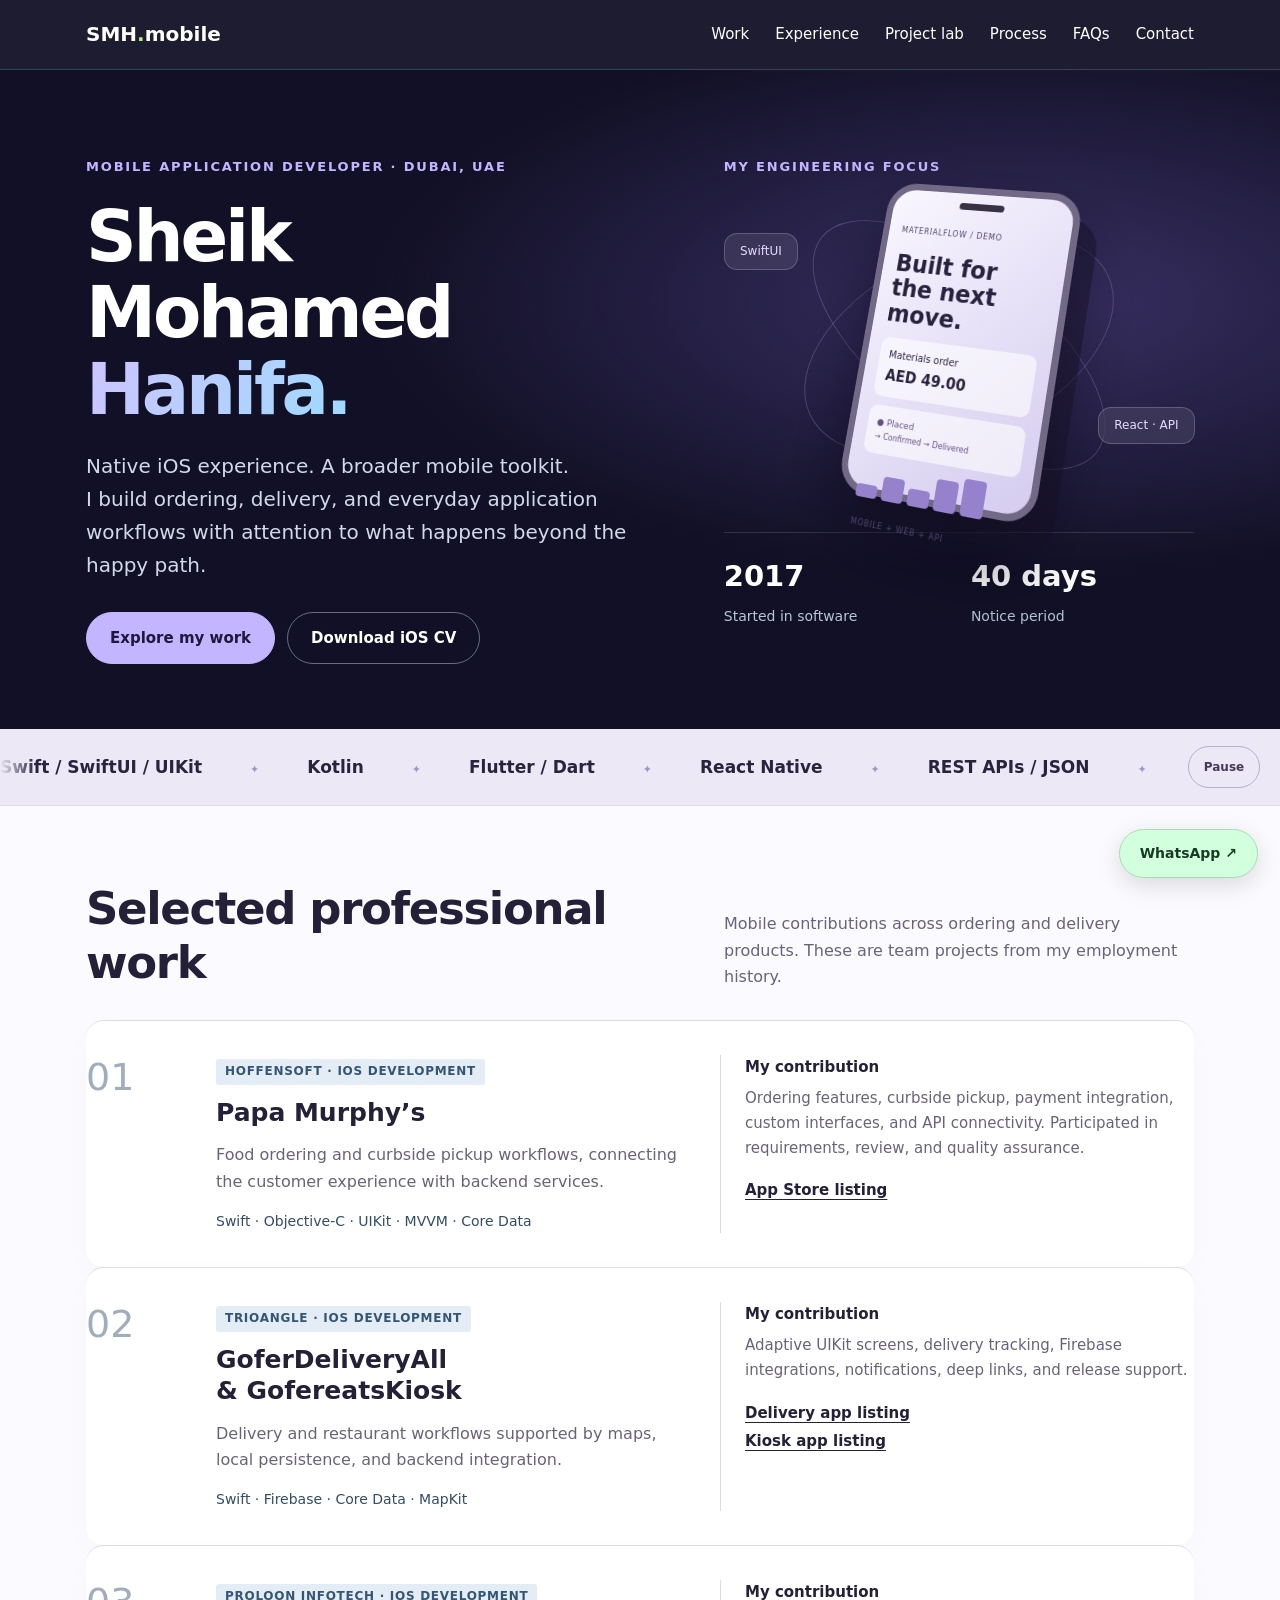
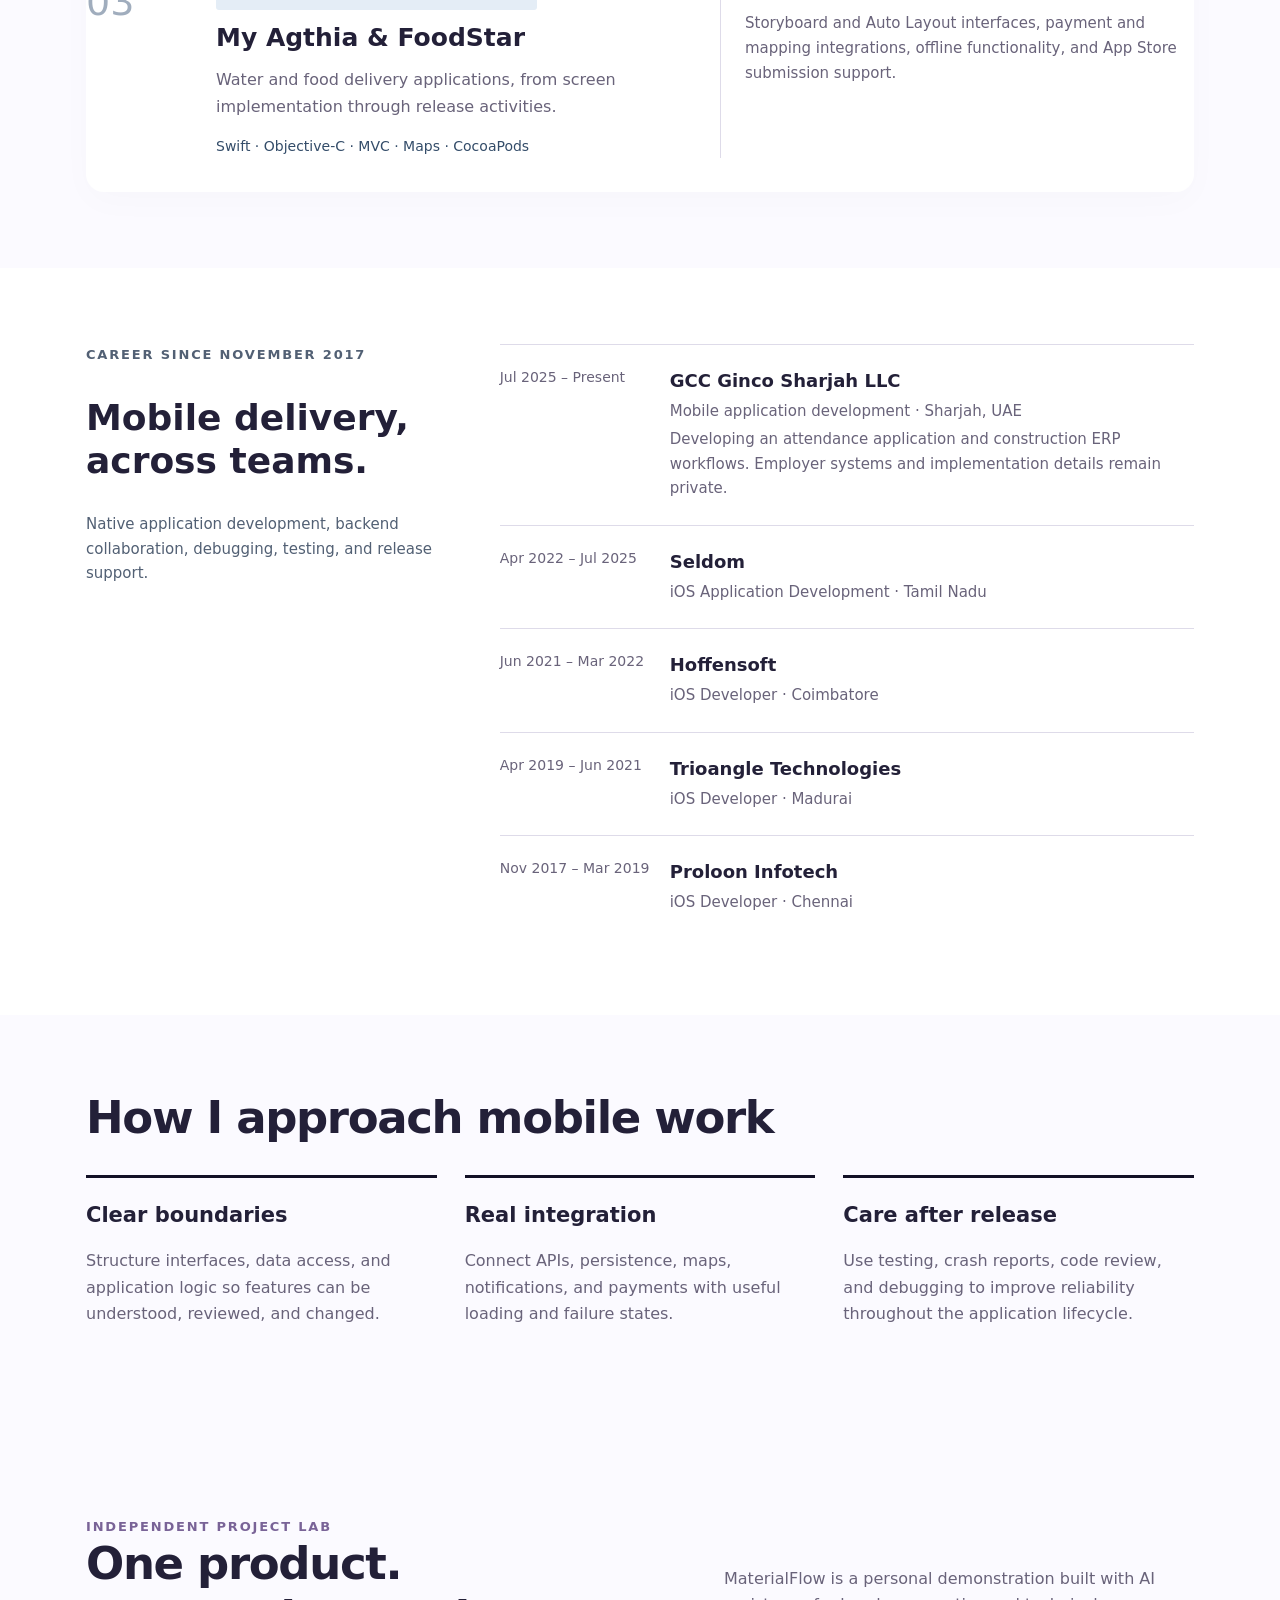
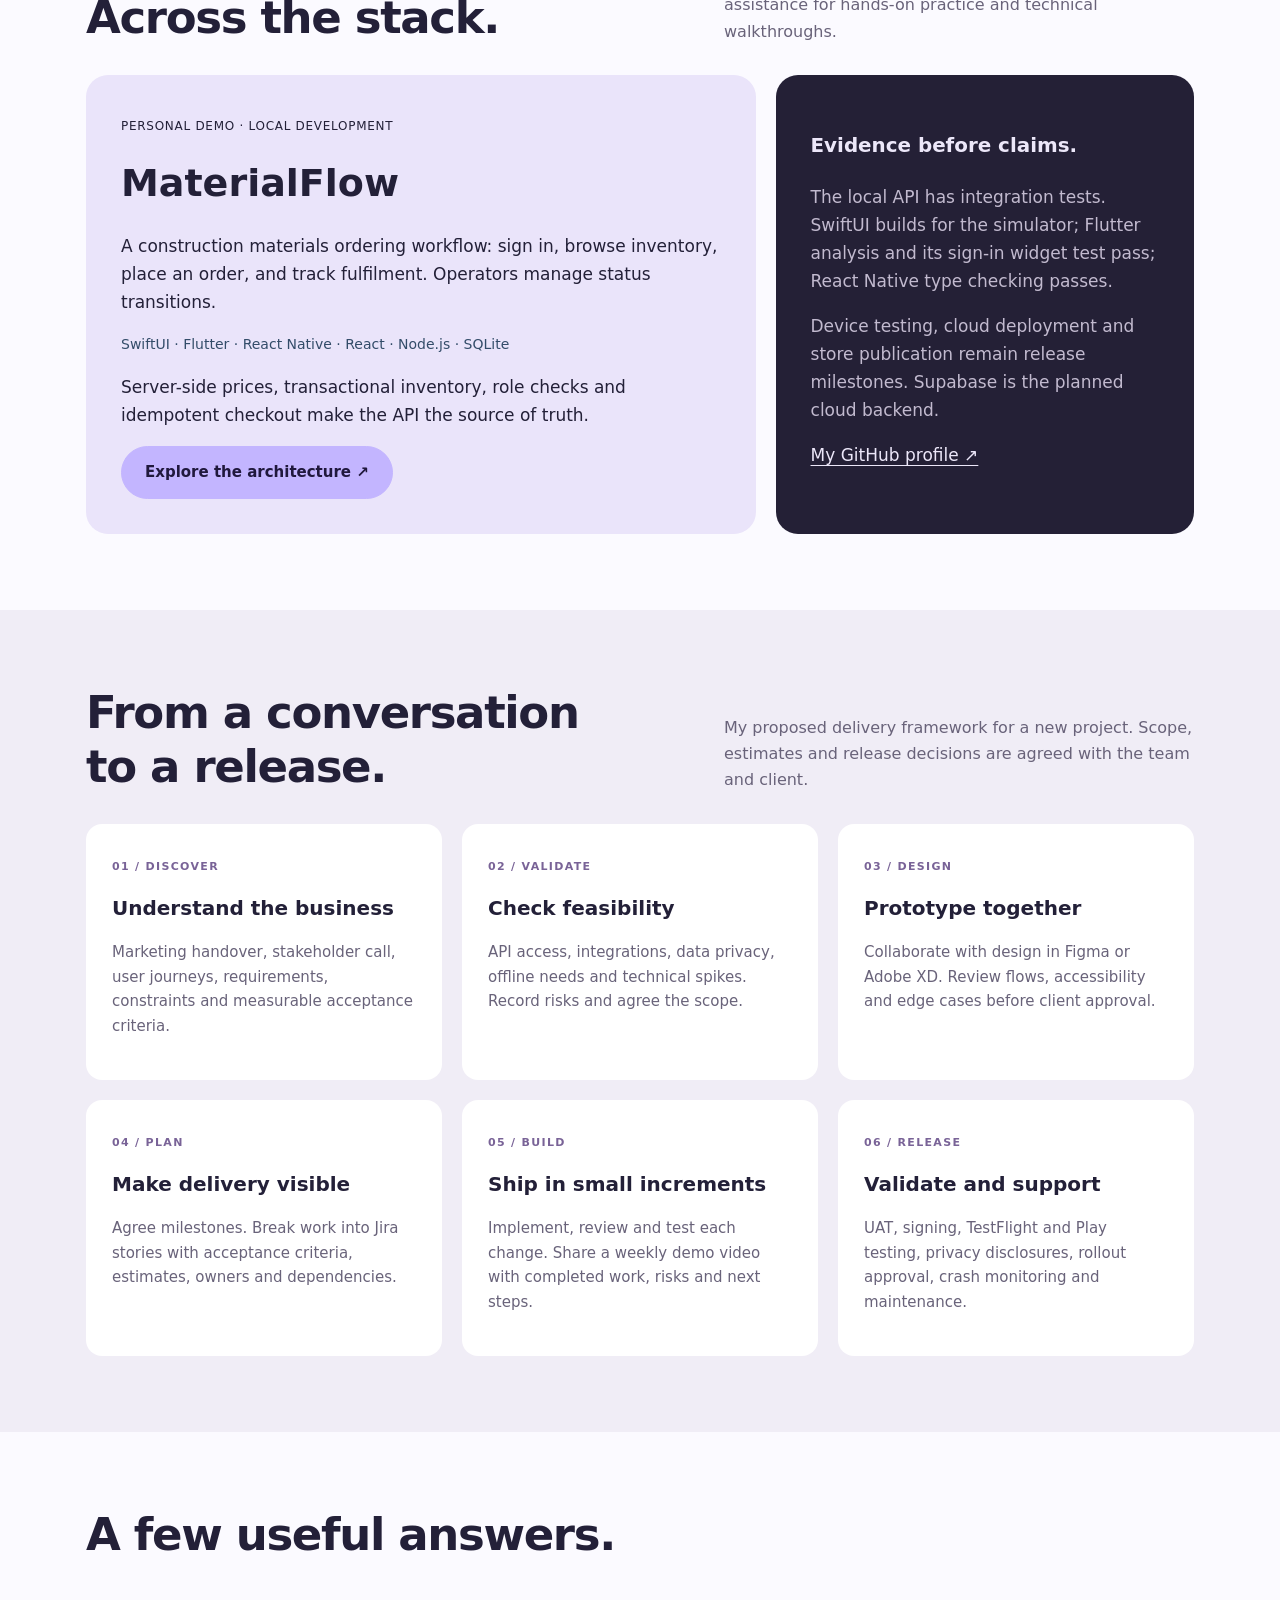
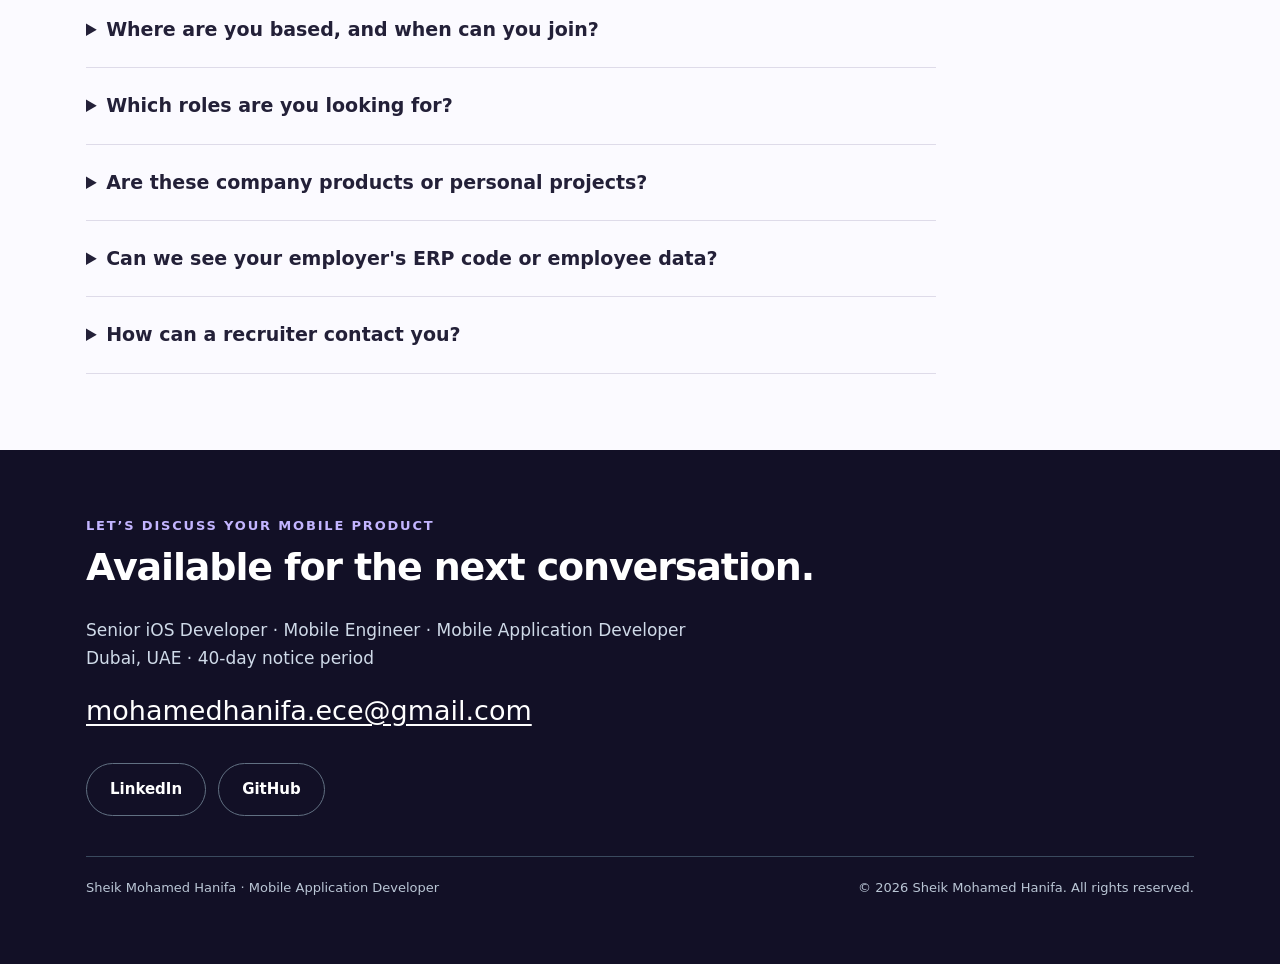
<file: index.html>
<!doctype html><html lang="en"><head><meta charset="utf-8"><meta name="viewport" content="width=device-width,initial-scale=1"><title>Sheik Mohamed Hanifa | Mobile Developer in Dubai</title><meta name="description" content="Dubai-based mobile developer with experience since 2017. Native iOS, Swift, SwiftUI, UIKit, Flutter, React Native and Kotlin."><link rel="icon" type="image/svg+xml" href="data:image/svg+xml,%3Csvg xmlns='http://www.w3.org/2000/svg' viewBox='0 0 40 40'%3E%3Crect width='40' height='40' rx='9' fill='%230d2138'/%3E%3Ctext x='20' y='27' text-anchor='middle' font-family='Arial' font-weight='bold' font-size='21' fill='%23b9f36b'%3EH%3C/text%3E%3C/svg%3E"><style>
:root{--ink:#12243a;--navy:#0d2138;--accent:#b9f36b;--muted:#526074;--line:#d9e0e9}*{box-sizing:border-box}html{scroll-behavior:smooth}body{margin:0;font:17px/1.65 system-ui,-apple-system,sans-serif;color:var(--ink);background:#f5f7fa}a{color:inherit;text-underline-offset:4px}button,a{touch-action:manipulation}a:focus-visible,summary:focus-visible{outline:3px solid #538bdf;outline-offset:5px}.wrap{max-width:1180px;margin:auto;padding:0 36px}header{background:var(--navy);color:#fff;border-bottom:1px solid #34445a}nav{display:flex;align-items:center;justify-content:space-between;gap:24px;padding:24px 0}.brand{text-decoration:none;font-weight:750;font-size:20px}.navlinks{display:flex;gap:26px;font-size:15px}.navlinks a{text-decoration:none}.hero{background:var(--navy);color:#fff;padding:78px 0 68px}.hero-grid{display:grid;grid-template-columns:1.5fr 1fr;gap:66px;align-items:start}.eyebrow{font-size:13px;letter-spacing:.14em;text-transform:uppercase;font-weight:650;color:var(--accent)}h1{font-size:clamp(42px,5.6vw,72px);line-height:1.08;letter-spacing:-.045em;font-weight:700;margin:22px 0}h1 span{color:var(--accent)}.intro{max-width:660px;color:#d0dbe8;font-size:20px}.actions{display:flex;flex-wrap:wrap;gap:12px;margin-top:30px}.button{display:inline-block;padding:12px 19px;border:1px solid #617082;border-radius:6px;text-decoration:none;font-size:15px;font-weight:650}.primary{background:var(--accent);color:var(--navy);border-color:var(--accent)}.hero-aside{border-top:2px solid var(--accent);padding-top:22px;margin-top:12px}.hero-aside h2{font-size:21px;color:white;margin:8px 0}.hero-aside p{color:#b6c7d9;font-size:15px}.facts{display:grid;grid-template-columns:1fr 1fr;gap:24px;margin-top:28px}.fact strong{font-size:29px;display:block;color:white}.fact span{color:#b6c7d9;font-size:14px}.skillbar{background:#e7edf4;border-bottom:1px solid var(--line)}.skillbar .wrap{display:flex;gap:24px;flex-wrap:wrap;padding-top:17px;padding-bottom:17px;font-size:14px;font-weight:650}section.content{padding:76px 0}.section-head{display:flex;justify-content:space-between;gap:40px;align-items:end;margin-bottom:30px}.section-head h2{font-size:36px;line-height:1.2;letter-spacing:-.03em;margin:0}.section-head p{color:var(--muted);max-width:470px;margin:0;font-size:16px}.project{display:grid;grid-template-columns:100px 1fr 1fr;gap:30px;padding:34px 0;border-top:1px solid var(--line)}.project .number{font-size:38px;color:#a0adbd;line-height:1.2}.project h3{font-size:25px;line-height:1.25;margin:0 0 14px}.project p{margin:0 0 15px;color:var(--muted);font-size:16px}.tag{display:inline-block;font-size:12px;letter-spacing:.06em;font-weight:650;text-transform:uppercase;color:#345573;background:#e4edf6;padding:3px 9px;border-radius:3px;margin:0 0 12px}.stack{font-size:14px;color:#334c69}.detail{padding-left:24px;border-left:1px solid var(--line)}.detail strong{display:block;font-size:15px;margin-bottom:6px}.detail p{font-size:15px}.textlink{font-size:15px;font-weight:650}.experience{background:white}.timeline{display:grid;grid-template-columns:1fr 1.8fr;gap:28px}.timeline article{display:grid;grid-template-columns:150px 1fr;gap:20px;border-top:1px solid var(--line);padding:21px 0}.timeline h3{margin:0;font-size:18px}.timeline p{margin:3px 0;color:var(--muted);font-size:15px}.date{font-size:14px;color:var(--muted)}.practice{display:grid;grid-template-columns:1fr 1fr 1fr;gap:28px}.practice article{border-top:3px solid var(--navy);padding:20px 0}.practice h3{font-size:21px;margin:0 0 10px}.practice p{font-size:16px;color:var(--muted)}.contact{background:var(--navy);color:white;padding:65px 0}.contact h2{font-size:38px;letter-spacing:-.03em;margin:0 0 14px}.contact p{color:#cfdae8}.email{font-size:clamp(16px,2.5vw,27px);overflow-wrap:anywhere}.footer{border-top:1px solid #3a4a5e;margin-top:40px;padding-top:20px;display:flex;justify-content:space-between;gap:20px;font-size:13px;color:#bac6d5}.note{font-size:13px!important;color:var(--muted)}@media(max-width:760px){.wrap{padding:0 22px}.hero{padding:45px 0}.hero-grid,.timeline{grid-template-columns:1fr;gap:28px}.hero-aside{margin:0}.navlinks{gap:14px;font-size:14px}.section-head{display:block}.section-head p{margin-top:14px}.project{grid-template-columns:45px 1fr;gap:15px}.detail{grid-column:2;padding:0;border:0}.project .number{font-size:27px}.practice{grid-template-columns:1fr;gap:10px}.timeline article{grid-template-columns:120px 1fr}section.content{padding:48px 0}.footer{display:block}h1{font-size:46px}}@media(prefers-reduced-motion:reduce){html{scroll-behavior:auto}}@media print{header,.actions{display:none}.hero,.contact{background:white;color:black}.hero *,.contact *{color:black!important}.hero{padding:20px 0}}
</style><link rel="stylesheet" href="refresh.css"></head><body><div class="page-progress" aria-hidden="true"></div><header><div class="wrap"><nav aria-label="Main navigation"><a class="brand" href="#">SMH<span style="color:#b9f36b">.</span>mobile</a><div class="navlinks"><a href="#work">Work</a><a href="#experience">Experience</a><a href="#lab">Project lab</a><a href="#delivery">Process</a><a href="#faq">FAQs</a><a href="#contact">Contact</a></div><button class="menu-toggle" aria-label="Open navigation" aria-expanded="false">☰</button></nav></div></header>
<main><a class="skip" href="#work">Skip to projects</a><section class="hero"><div class="wrap hero-grid"><div><div class="eyebrow">Mobile application developer · Dubai, UAE</div><h1>Sheik Mohamed<br><span>Hanifa.</span></h1><p class="intro">Native iOS experience. A broader mobile toolkit.<br>I build ordering, delivery, and everyday application workflows with attention to what happens beyond the happy path.</p><div class="actions"><a class="button primary" href="#work">Explore my work</a><a class="button" href="Sheik_Hanifa_iOS_CV_2026.pdf">Download iOS CV</a></div></div><aside class="hero-aside"><div class="eyebrow">My engineering focus</div><h2>From interface to integration.</h2><p>Swift, SwiftUI and UIKit are my foundation. My broader mobile skills include Kotlin, Flutter and React Native.</p><div class="device-stage" aria-label="Animated illustration of a mobile application"><div class="orbit orbit-one"></div><div class="orbit orbit-two"></div><div class="device"><div class="device-camera"></div><span class="device-label">MATERIALFLOW / DEMO</span><h3>Built for<br>the next move.</h3><div class="device-card">Materials order <b>AED 49.00</b></div><div class="device-card small">● Placed <span>→ Confirmed → Delivered</span></div><div class="device-bars"><i></i><i></i><i></i><i></i><i></i></div><span class="device-label">MOBILE + WEB + API</span></div><span class="float-tag">SwiftUI</span><span class="float-tag second">React · API</span></div><div class="facts"><div class="fact"><strong>2017</strong><span>Started in software</span></div><div class="fact"><strong>40 days</strong><span>Notice period</span></div></div><p>UAE employment visa<br>Open to iOS and mobile engineering opportunities.</p></aside></div></section>
<div class="skillbar" role="region" aria-label="Mobile development skills"><div class="skills-window"><div class="skills-track"><div class="skills-group"><span>Swift / SwiftUI / UIKit</span><span>Kotlin</span><span>Flutter / Dart</span><span>React Native</span><span>REST APIs / JSON</span><span>Firebase</span><span>Core Data / SQLite</span><span>MVVM / MVC</span><span>MapKit</span><span>Push Notifications</span><span>XCTest</span><span>Git / Jira</span><span>App Store Delivery</span></div><div class="skills-group" aria-hidden="true"><span>Swift / SwiftUI / UIKit</span><span>Kotlin</span><span>Flutter / Dart</span><span>React Native</span><span>REST APIs / JSON</span><span>Firebase</span><span>Core Data / SQLite</span><span>MVVM / MVC</span><span>MapKit</span><span>Push Notifications</span><span>XCTest</span><span>Git / Jira</span><span>App Store Delivery</span></div></div></div><button class="skills-motion" type="button" aria-label="Pause skills scrolling" aria-pressed="false">Pause</button></div>
<section class="content" id="work"><div class="wrap"><div class="section-head"><h2>Selected professional work</h2><p>Mobile contributions across ordering and delivery products. These are team projects from my employment history.</p></div>
<article class="project"><div class="number">01</div><div><span class="tag">Hoffensoft · iOS development</span><h3>Papa Murphy’s</h3><p>Food ordering and curbside pickup workflows, connecting the customer experience with backend services.</p><div class="stack">Swift · Objective-C · UIKit · MVVM · Core Data</div></div><div class="detail"><strong>My contribution</strong><p>Ordering features, curbside pickup, payment integration, custom interfaces, and API connectivity. Participated in requirements, review, and quality assurance.</p><a class="textlink" href="https://apps.apple.com/us/app/papa-murphys-take-bake-pizza/id1406873399" target="_blank" rel="noreferrer">App Store listing</a></div></article>
<article class="project"><div class="number">02</div><div><span class="tag">Trioangle · iOS development</span><h3>GoferDeliveryAll<br>& GofereatsKiosk</h3><p>Delivery and restaurant workflows supported by maps, local persistence, and backend integration.</p><div class="stack">Swift · Firebase · Core Data · MapKit</div></div><div class="detail"><strong>My contribution</strong><p>Adaptive UIKit screens, delivery tracking, Firebase integrations, notifications, deep links, and release support.</p><a class="textlink" href="https://apps.apple.com/in/app/goferdeliveryall-user/id1521997749" target="_blank" rel="noreferrer">Delivery app listing</a><br><a class="textlink" href="https://apps.apple.com/in/app/gofereats-kiosk/id1621712917" target="_blank" rel="noreferrer">Kiosk app listing</a></div></article>
<article class="project"><div class="number">03</div><div><span class="tag">Proloon Infotech · iOS development</span><h3>My Agthia & FoodStar</h3><p>Water and food delivery applications, from screen implementation through release activities.</p><div class="stack">Swift · Objective-C · MVC · Maps · CocoaPods</div></div><div class="detail"><strong>My contribution</strong><p>Storyboard and Auto Layout interfaces, payment and mapping integrations, offline functionality, and App Store submission support.</p></div></article></div></section>
<section class="content experience" id="experience"><div class="wrap timeline"><div><div class="eyebrow" style="color:#526074">Career since November 2017</div><h2 style="font-size:36px;line-height:1.2">Mobile delivery,<br>across teams.</h2><p style="color:#526074">Native application development, backend collaboration, debugging, testing, and release support.</p></div><div><article><span class="date">Jul 2025 – Present</span><div><h3>GCC Ginco Sharjah LLC</h3><p>Mobile application development · Sharjah, UAE</p><p>Developing an attendance application and construction ERP workflows. Employer systems and implementation details remain private.</p></div></article><article><span class="date">Apr 2022 – Jul 2025</span><div><h3>Seldom</h3><p>iOS Application Development · Tamil Nadu</p></div></article><article><span class="date">Jun 2021 – Mar 2022</span><div><h3>Hoffensoft</h3><p>iOS Developer · Coimbatore</p></div></article><article><span class="date">Apr 2019 – Jun 2021</span><div><h3>Trioangle Technologies</h3><p>iOS Developer · Madurai</p></div></article><article><span class="date">Nov 2017 – Mar 2019</span><div><h3>Proloon Infotech</h3><p>iOS Developer · Chennai</p></div></article></div></div></section>
<section class="content"><div class="wrap"><div class="section-head"><h2>How I approach mobile work</h2></div><div class="practice"><article><h3>Clear boundaries</h3><p>Structure interfaces, data access, and application logic so features can be understood, reviewed, and changed.</p></article><article><h3>Real integration</h3><p>Connect APIs, persistence, maps, notifications, and payments with useful loading and failure states.</p></article><article><h3>Care after release</h3><p>Use testing, crash reports, code review, and debugging to improve reliability throughout the application lifecycle.</p></article></div></div></section>
<section class="content" id="lab"><div class="wrap"><div class="section-head"><div><div class="eyebrow">INDEPENDENT PROJECT LAB</div><h2>One product.<br>Across the stack.</h2></div><p>MaterialFlow is a personal demonstration built with AI assistance for hands-on practice and technical walkthroughs.</p></div><div class="lab-grid"><article class="lab-main"><span class="pill">Personal demo · local development</span><h3>MaterialFlow</h3><p>A construction materials ordering workflow: sign in, browse inventory, place an order, and track fulfilment. Operators manage status transitions.</p><div class="stack">SwiftUI · Flutter · React Native · React · Node.js · SQLite</div><p>Server-side prices, transactional inventory, role checks and idempotent checkout make the API the source of truth.</p><a class="button primary" href="materialflow-guide.html">Explore the architecture ↗</a></article><article class="lab-side"><h3>Evidence before claims.</h3><p>The local API has integration tests. SwiftUI builds for the simulator; Flutter analysis and its sign-in widget test pass; React Native type checking passes.</p><p>Device testing, cloud deployment and store publication remain release milestones. Supabase is the planned cloud backend.</p><a href="https://github.com/SMHRaja">My GitHub profile ↗</a></article></div></div></section>
<section class="content delivery" id="delivery"><div class="wrap"><div class="section-head"><h2>From a conversation<br>to a release.</h2><p>My proposed delivery framework for a new project. Scope, estimates and release decisions are agreed with the team and client.</p></div><div class="workflow"><article><span>01 / DISCOVER</span><h3>Understand the business</h3><p>Marketing handover, stakeholder call, user journeys, requirements, constraints and measurable acceptance criteria.</p></article><article><span>02 / VALIDATE</span><h3>Check feasibility</h3><p>API access, integrations, data privacy, offline needs and technical spikes. Record risks and agree the scope.</p></article><article><span>03 / DESIGN</span><h3>Prototype together</h3><p>Collaborate with design in Figma or Adobe XD. Review flows, accessibility and edge cases before client approval.</p></article><article><span>04 / PLAN</span><h3>Make delivery visible</h3><p>Agree milestones. Break work into Jira stories with acceptance criteria, estimates, owners and dependencies.</p></article><article><span>05 / BUILD</span><h3>Ship in small increments</h3><p>Implement, review and test each change. Share a weekly demo video with completed work, risks and next steps.</p></article><article><span>06 / RELEASE</span><h3>Validate and support</h3><p>UAT, signing, TestFlight and Play testing, privacy disclosures, rollout approval, crash monitoring and maintenance.</p></article></div></div></section>
<section class="content" id="faq"><div class="wrap"><div class="section-head"><h2>A few useful answers.</h2></div><div class="faq"><details><summary>Where are you based, and when can you join?</summary><p>I am based in the UAE, hold an employment visa and have a 40-day notice period.</p></details><details><summary>Which roles are you looking for?</summary><p>Senior iOS Developer, Mobile Application Developer and Mobile Engineer roles in Dubai and the UAE. My personal project work also demonstrates web and backend integration.</p></details><details><summary>Are these company products or personal projects?</summary><p>The career projects are team products I contributed to during employment. MaterialFlow is an independent learning and portfolio demo. It is not a GCC Ginco product.</p></details><details><summary>Can we see your employer's ERP code or employee data?</summary><p>No employer code or employee data is published here. I can discuss my responsibilities and general engineering approach within confidentiality boundaries.</p></details><details><summary>How can a recruiter contact you?</summary><p>Email mohamedhanifa.ece@gmail.com or use the WhatsApp button. WhatsApp opens a conversation; it does not imply an instant response.</p></details></div></div></section><section class="contact" id="contact"><div class="wrap"><div class="eyebrow">Let’s discuss your mobile product</div><h2>Available for the next conversation.</h2><p>Senior iOS Developer · Mobile Engineer · Mobile Application Developer<br>Dubai, UAE · 40-day notice period</p><a class="email" href="mailto:mohamedhanifa.ece@gmail.com">mohamedhanifa.ece@gmail.com</a><div class="actions"><a class="button" href="https://www.linkedin.com/in/sheik-mohamed-hanifa-shahul-hameed-8b9b261a4/">LinkedIn</a><a class="button" href="https://github.com/SMHRaja">GitHub</a></div><div class="footer"><span>Sheik Mohamed Hanifa · Mobile Application Developer</span><span>© 2026 Sheik Mohamed Hanifa. All rights reserved.</span></div></div></section></main><a class="whatsapp" href="https://wa.me/971543872677?text=Hello%20Sheik%2C%20I%20would%20like%20to%20discuss%20a%20software%20development%20role." aria-label="Contact Sheik on WhatsApp">WhatsApp ↗</a><script src="refresh.js"></script></body></html>
</file>
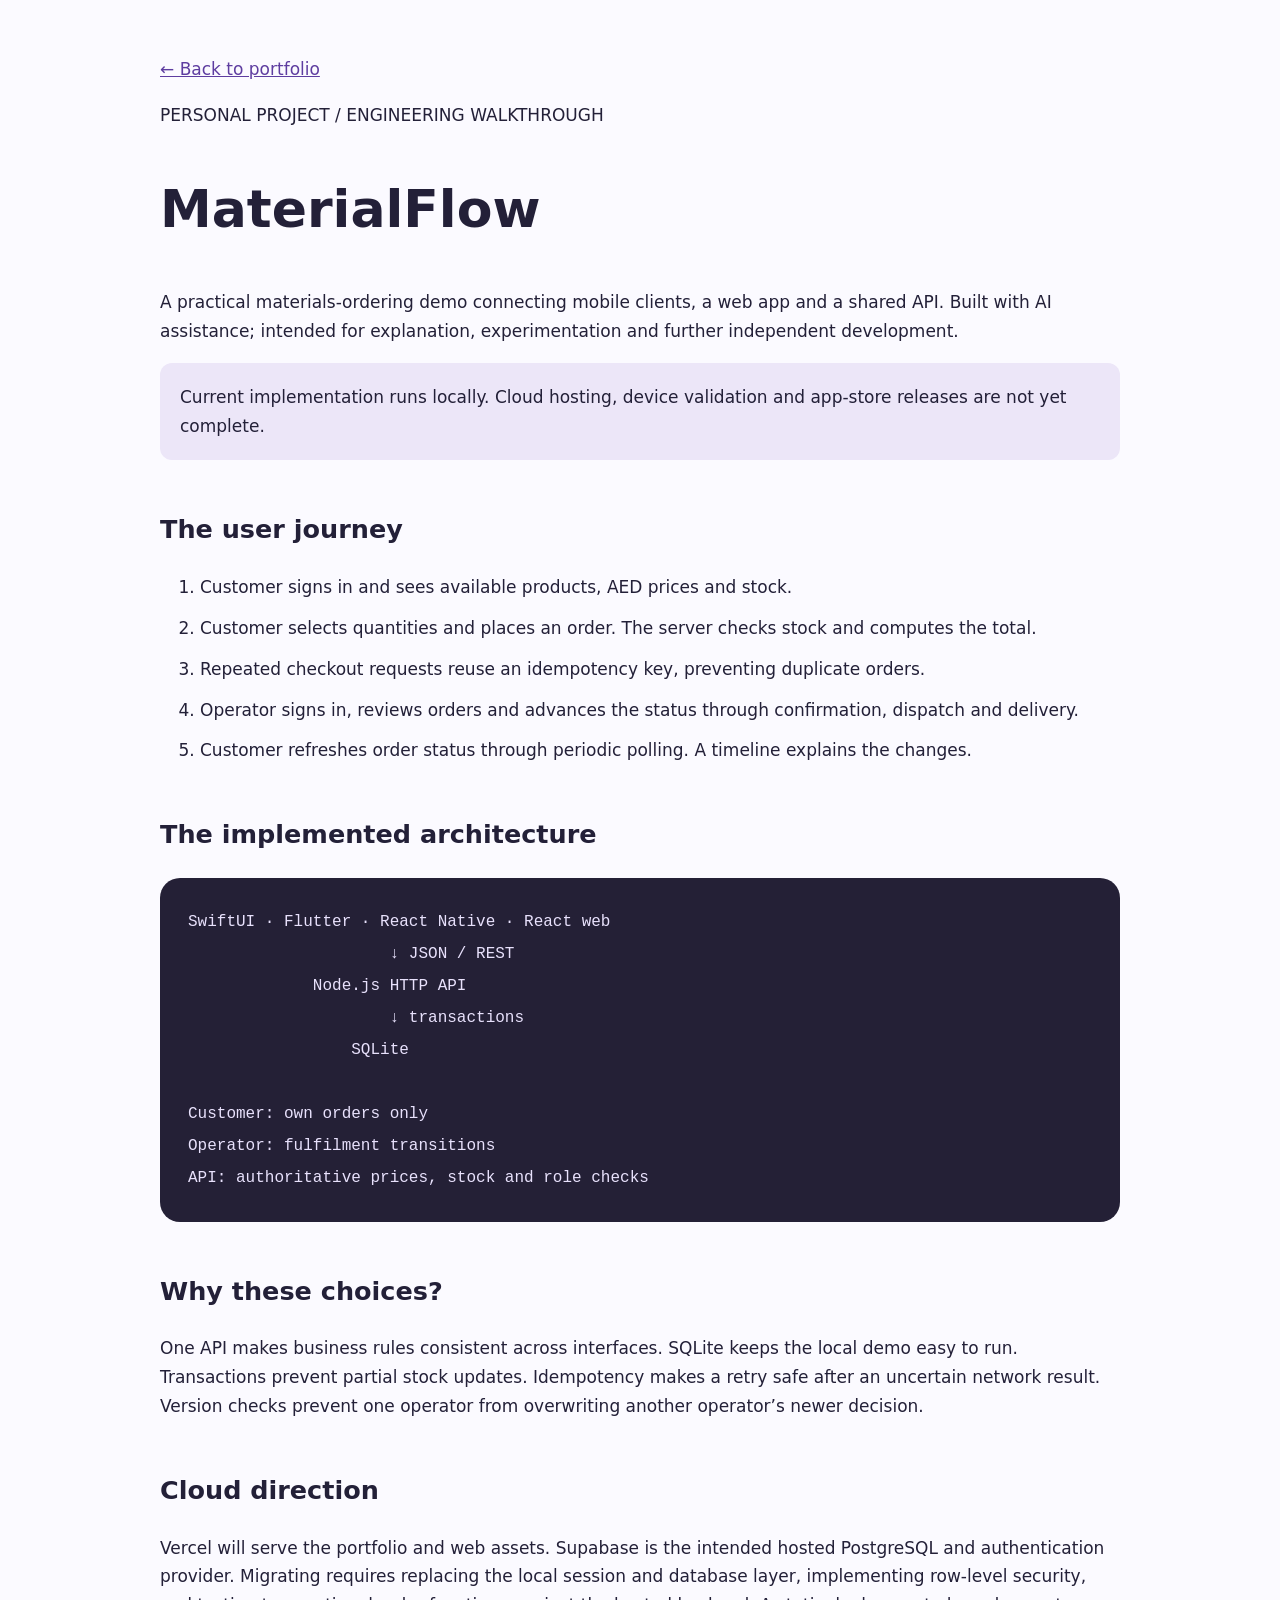
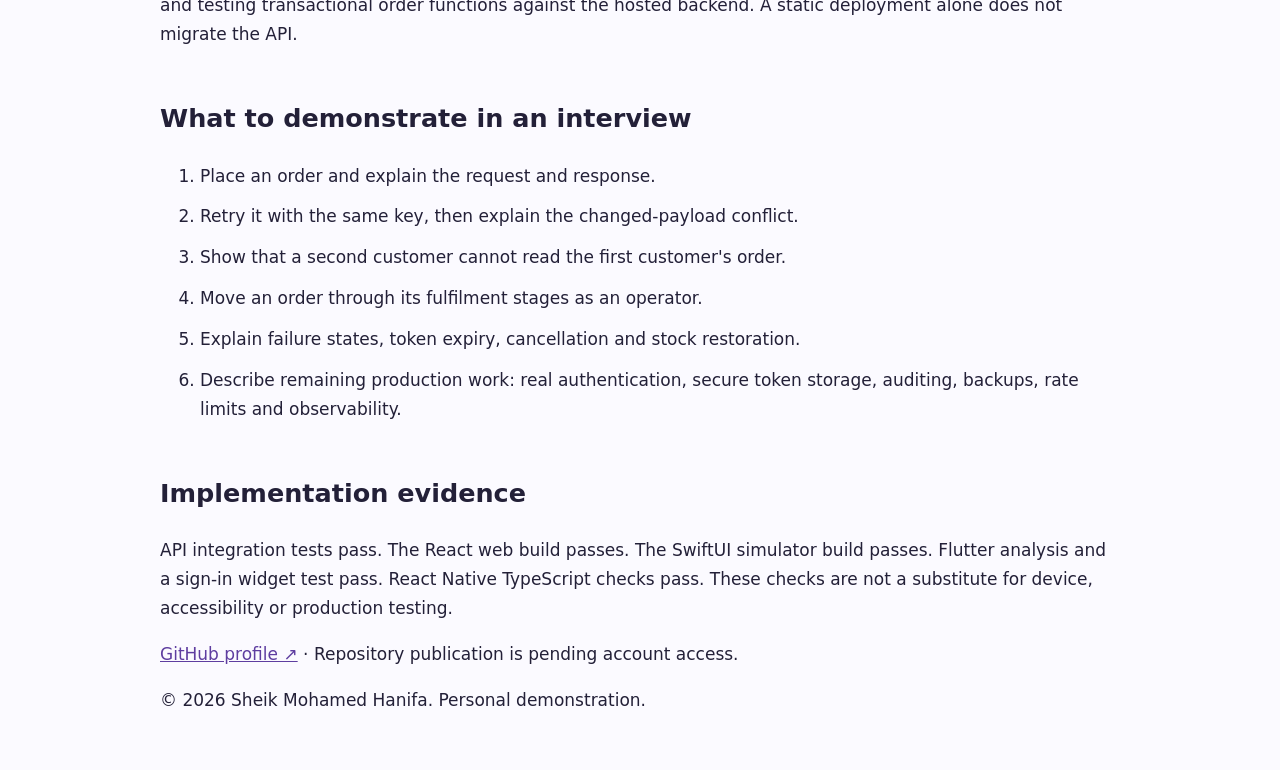
<file: materialflow-guide.html>
<!doctype html><html lang="en"><head><meta charset="utf-8"><meta name="viewport" content="width=device-width, initial-scale=1"><title>MaterialFlow — Project walkthrough</title><link rel="stylesheet" href="refresh.css"><style>body{font:17px/1.7 system-ui;color:#232038;margin:0}main{max-width:960px;margin:auto;padding:55px 25px}h1{font-size:52px}h2{margin-top:48px}code{background:#eee9f6;padding:3px 6px}li{margin:12px 0}.architecture{background:#242036;color:#e8e1fc;padding:28px;border-radius:20px;font:16px/2 monospace;white-space:pre-wrap}.note{padding:20px;background:#ece6f8;border-radius:12px}a{color:#5e3da0}</style></head><body><main><a href="index.html#lab">← Back to portfolio</a><p>PERSONAL PROJECT / ENGINEERING WALKTHROUGH</p><h1>MaterialFlow</h1><p>A practical materials-ordering demo connecting mobile clients, a web app and a shared API. Built with AI assistance; intended for explanation, experimentation and further independent development.</p><div class="note">Current implementation runs locally. Cloud hosting, device validation and app-store releases are not yet complete.</div><h2>The user journey</h2><ol><li>Customer signs in and sees available products, AED prices and stock.</li><li>Customer selects quantities and places an order. The server checks stock and computes the total.</li><li>Repeated checkout requests reuse an idempotency key, preventing duplicate orders.</li><li>Operator signs in, reviews orders and advances the status through confirmation, dispatch and delivery.</li><li>Customer refreshes order status through periodic polling. A timeline explains the changes.</li></ol><h2>The implemented architecture</h2><div class="architecture">SwiftUI · Flutter · React Native · React web
                     ↓ JSON / REST
             Node.js HTTP API
                     ↓ transactions
                 SQLite

Customer: own orders only
Operator: fulfilment transitions
API: authoritative prices, stock and role checks</div><h2>Why these choices?</h2><p>One API makes business rules consistent across interfaces. SQLite keeps the local demo easy to run. Transactions prevent partial stock updates. Idempotency makes a retry safe after an uncertain network result. Version checks prevent one operator from overwriting another operator’s newer decision.</p><h2>Cloud direction</h2><p>Vercel will serve the portfolio and web assets. Supabase is the intended hosted PostgreSQL and authentication provider. Migrating requires replacing the local session and database layer, implementing row-level security, and testing transactional order functions against the hosted backend. A static deployment alone does not migrate the API.</p><h2>What to demonstrate in an interview</h2><ol><li>Place an order and explain the request and response.</li><li>Retry it with the same key, then explain the changed-payload conflict.</li><li>Show that a second customer cannot read the first customer's order.</li><li>Move an order through its fulfilment stages as an operator.</li><li>Explain failure states, token expiry, cancellation and stock restoration.</li><li>Describe remaining production work: real authentication, secure token storage, auditing, backups, rate limits and observability.</li></ol><h2>Implementation evidence</h2><p>API integration tests pass. The React web build passes. The SwiftUI simulator build passes. Flutter analysis and a sign-in widget test pass. React Native TypeScript checks pass. These checks are not a substitute for device, accessibility or production testing.</p><p><a href="https://github.com/SMHRaja">GitHub profile ↗</a> · Repository publication is pending account access.</p><footer>© 2026 Sheik Mohamed Hanifa. Personal demonstration.</footer></main></body></html>
</file>
<file: refresh.css>
:root{--navy:#121026;--ink:#232038;--accent:#c3b5ff;--muted:#69637a;--line:#dedbe9}body{background:#fbfaff}header{position:sticky;top:0;z-index:9;background:#121026f2;backdrop-filter:blur(16px)}header nav{padding:18px 0}.hero{background:radial-gradient(ellipse at 80% 35%,#393064 0,transparent 45%),#121026;overflow:hidden;padding:86px 0 65px}.hero-grid{grid-template-columns:1.25fr 1fr;gap:50px}h1{font-weight:750;font-size:clamp(45px,5.5vw,74px)}h1 span{background:linear-gradient(120deg,#cec4ff,#9edaff);background-clip:text;color:transparent}.hero-aside{border:0;margin:0;padding:0}.hero-aside>h2,.hero-aside>p{display:none}.button{border-radius:50px;padding:13px 23px;transition:transform .2s,background .2s}.button:hover{transform:translateY(-3px)}.primary{background:#c3b5ff;color:#20183d}.device-stage{height:335px;position:relative;perspective:900px;display:flex;justify-content:center;align-items:center}.device{width:207px;height:325px;background:linear-gradient(135deg,#f9f7ff,#d5ccef);color:#29223e;border:7px solid #716986;border-radius:31px;padding:26px 14px 14px;box-shadow:20px 25px 0 #14112477,0 40px 75px #05041388;transform:rotateY(-18deg) rotateX(9deg) rotateZ(7deg);animation:float 7s ease-in-out infinite;position:relative}.device-camera{width:48px;height:7px;position:absolute;left:calc(50% - 24px);top:10px;border-radius:10px;background:#393246}.device-label{font-size:8px;letter-spacing:.1em;color:#51456b}.device h3{font-size:24px;line-height:1.1;margin:12px 0}.device-card{background:#fff9;border-radius:9px;padding:10px;font-size:10px;margin:9px 0}.device-card b{display:block;font-size:15px}.device-card.small{font-size:9px;color:#665086}.device-card span{display:block;font-size:8px}.device-bars{display:flex;gap:5px;align-items:end;height:36px;margin:8px 0}.device-bars i{background:#9681cc;border-radius:4px;width:23px;height:35%}.device-bars i:nth-child(2){height:65%}.device-bars i:nth-child(3){height:45%}.device-bars i:nth-child(4){height:85%}.device-bars i:nth-child(5){height:100%}.orbit{position:absolute;width:330px;height:190px;border:1px solid #8e80ba66;border-radius:50%;transform:rotate(-25deg)}.orbit-two{transform:rotate(38deg);width:350px;height:160px}.float-tag{position:absolute;left:0;top:56px;background:#ffffff18;border:1px solid #ffffff33;padding:8px 15px;border-radius:13px;font-size:12px;color:#e5ddff;backdrop-filter:blur(8px)}.float-tag.second{left:auto;right:0;top:230px}.facts{margin-top:20px;padding-top:20px;border-top:1px solid #ffffff22}.skillbar{background:#ece8f5}.content .eyebrow{color:#796397}.project{background:white;border-radius:18px;box-shadow:0 10px 35px #23123705}.section-head h2{font-size:clamp(30px,4vw,45px)}.lab-grid{display:grid;grid-template-columns:1.6fr 1fr;gap:20px}.lab-main,.lab-side{padding:35px;border-radius:22px}.lab-main{background:#eae4fa}.lab-main h3{font-size:38px;margin:14px 0}.lab-side{background:#242036;color:#ece7f9}.lab-side p{color:#c2bacf}.pill{font-size:12px;text-transform:uppercase;letter-spacing:.06em}.delivery{background:#f0edf6}.workflow{display:grid;grid-template-columns:repeat(3,1fr);gap:20px}.workflow article{padding:26px;background:#fff;border-radius:16px}.workflow span{font-size:11px;font-weight:700;color:#796397;letter-spacing:.12em}.workflow h3{margin:14px 0;font-size:20px}.workflow p{font-size:15px;color:var(--muted)}.faq{max-width:850px}.faq details{border-bottom:1px solid var(--line);padding:22px 0}.faq summary{cursor:pointer;font-size:19px;font-weight:600}.faq p{color:var(--muted)}.contact{background:#121026}.whatsapp{position:fixed;bottom:22px;right:22px;z-index:11;background:#d2ffde;color:#173c23;border:1px solid #abd9b7;border-radius:40px;padding:12px 20px;text-decoration:none;font-size:14px;font-weight:700;box-shadow:0 7px 25px #0002}.menu-toggle{display:none;background:transparent;color:white;border:1px solid #ffffff44;border-radius:8px;padding:7px 11px;font-size:23px}.skip{position:absolute;left:-9999px}.skip:focus{left:20px;z-index:30;background:white;padding:10px}.page-progress{position:fixed;top:0;left:0;height:3px;background:var(--accent);width:0;z-index:99;transition:width .25s}.page-progress.active{width:100%}section[id]{scroll-margin-top:95px}a:focus-visible,button:focus-visible,summary:focus-visible{outline:3px solid #9a7aea;outline-offset:5px}@keyframes float{50%{transform:translateY(-12px) rotateY(-8deg) rotateX(5deg) rotateZ(3deg)}}@media(max-width:760px){.wrap{padding:0 22px}.hero{padding:50px 0}.hero-grid,.lab-grid{grid-template-columns:1fr}.hero-grid{gap:22px}.device-stage{max-width:370px;margin:auto}.workflow{grid-template-columns:1fr}.menu-toggle{display:block}.navlinks{display:none;position:absolute;top:72px;left:0;right:0;background:#211b35;padding:22px;flex-direction:column;gap:18px}.navlinks.open{display:flex}.brand{font-size:16px}.lab-main,.lab-side{padding:25px}.whatsapp{font-size:12px;bottom:12px;right:12px}.contact{padding-bottom:80px}}@media(prefers-reduced-motion:reduce){*{animation:none!important;transition:none!important;scroll-behavior:auto!important}}

/* Seamless skills marquee; original group remains available to assistive technology. */
.skillbar{display:flex;align-items:stretch;overflow:hidden;padding:0;position:relative}
.skills-window{overflow:hidden;flex:1;min-width:0;mask-image:linear-gradient(to right,transparent,#000 35px,#000 calc(100% - 35px),transparent)}
.skills-track{display:flex;width:max-content;animation:skills-scroll 65s linear infinite;will-change:transform}
.skills-group{display:flex;align-items:center;gap:48px;padding:24px 48px 24px 0;flex-shrink:0}
.skills-group span{white-space:nowrap;font-size:17px;font-weight:700;color:#29233d}
.skills-group span::after{content:'✦';font-size:11px;margin-left:48px;color:#a293c4}
.skillbar:hover .skills-track,.skillbar:focus-within .skills-track,.skillbar.is-paused .skills-track{animation-play-state:paused}
.skills-motion{align-self:center;margin:0 20px 0 8px;min-width:72px;min-height:42px;border:1px solid #b9aecf;border-radius:24px;background:transparent;color:#463858;font:600 12px system-ui;cursor:pointer}
@keyframes skills-scroll{to{transform:translateX(-50%)}}
@media(max-width:760px){.skills-group{gap:28px;padding:20px 28px 20px 0}.skills-group span{font-size:15px}.skills-group span::after{margin-left:28px}.skills-motion{margin-right:12px}}
@media(prefers-reduced-motion:reduce){.skills-track{animation:none;will-change:auto;width:auto}.skills-window{mask-image:none;overflow:visible}.skills-group{flex-wrap:wrap;gap:14px 24px;padding:20px 22px}.skills-group span::after{display:none}.skills-group[aria-hidden=true],.skills-motion{display:none}}
</file>
